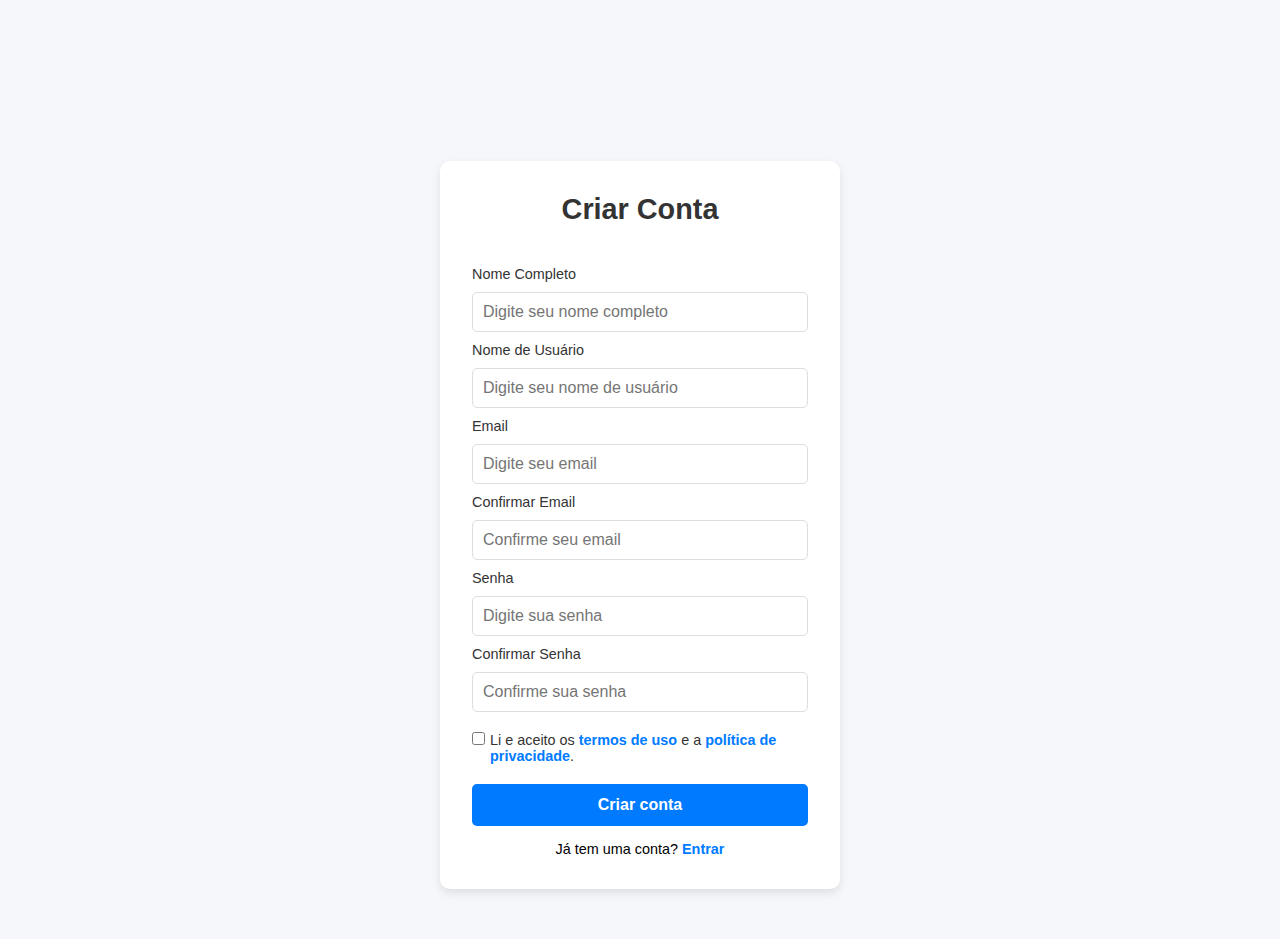
<file: Cadastro/index.html>
<!DOCTYPE html>
<html lang="pt-BR">
<head>
    <meta charset="UTF-8">
    <meta name="viewport" content="width=device-width, initial-scale=1.0">
    <title>Cadastro de Usuário</title>
    <link rel="stylesheet" href="style.css">
</head>
<body>
    <div class="container">
        <div class="card">
            <h1>Criar Conta</h1>
            <form>
                <label for="nome">Nome Completo</label>
                <input type="text" id="nome" placeholder="Digite seu nome completo" required>
                
                <label for="usuario">Nome de Usuário</label>
                <input type="text" id="usuario" placeholder="Digite seu nome de usuário" required>
                
                <label for="email">Email</label>
                <input type="email" id="email" placeholder="Digite seu email" required>
                
                <label for="confirmar-email">Confirmar Email</label>
                <input type="email" id="confirmar-email" placeholder="Confirme seu email" required>
                
                <label for="senha">Senha</label>
                <input type="password" id="senha" placeholder="Digite sua senha" required>
                
                <label for="confirmar-senha">Confirmar Senha</label>
                <input type="password" id="confirmar-senha" placeholder="Confirme sua senha" required>

                <div class="termos">
                    <input type="checkbox" id="aceitar-termos" required>
                    <label for="aceitar-termos">
                        Li e aceito os <a href="#">termos de uso</a> e a <a href="#">política de privacidade</a>.
                    </label>
                </div>

                <button type="submit">Criar conta</button>
            </form>
            <p class="login">Já tem uma conta? <a href="#">Entrar</a></p>
        </div>
    </div>
</body>
</html>
</file>
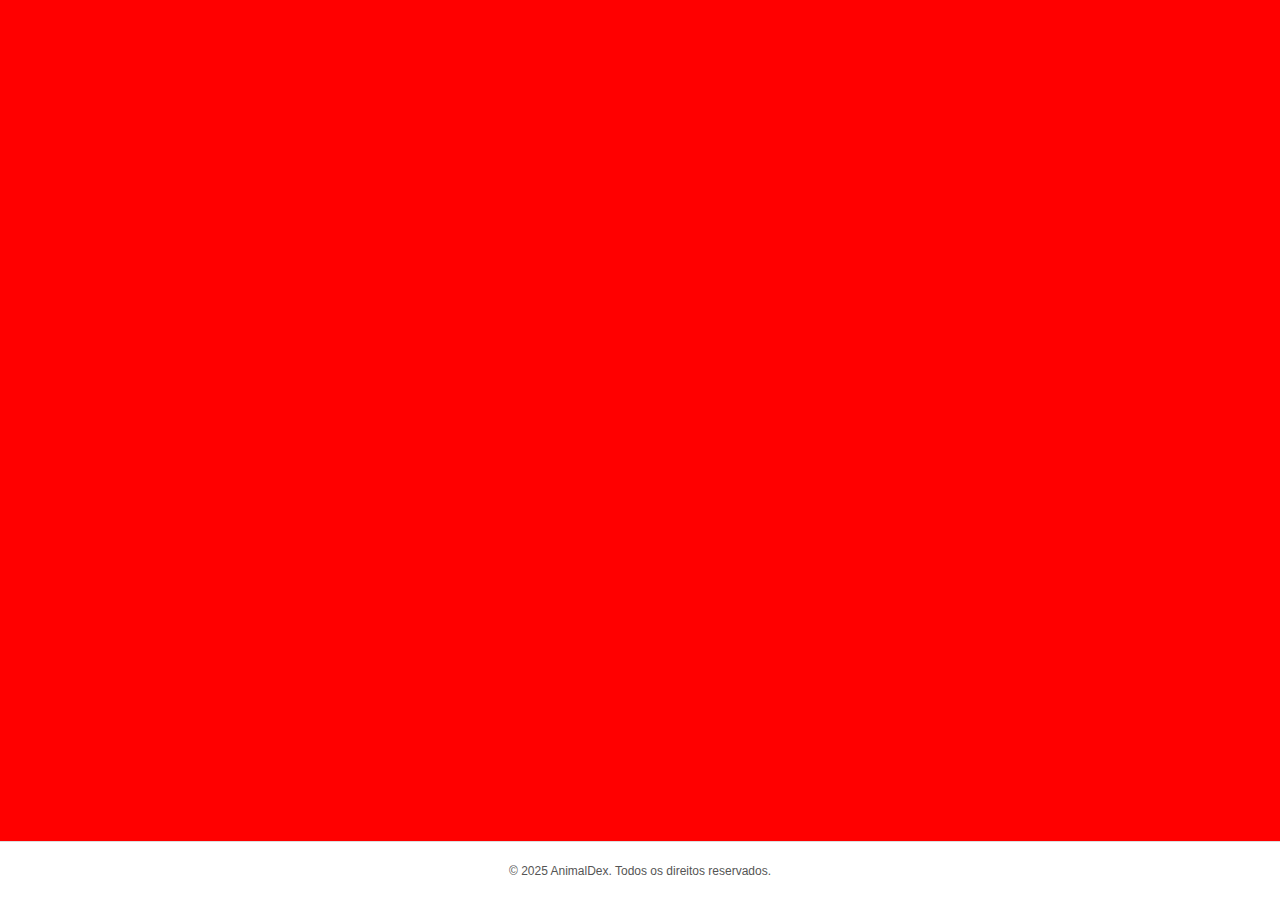
<file: Footer/index.html>
<!DOCTYPE html>
<html lang="pt">
<head>
    <meta charset="UTF-8">
    <meta name="viewport" content="width=device-width, initial-scale=1.0">
    <title>Footer</title>
    <link rel="stylesheet" href="style.css">
</head>
<body>
    <div class="footer">
        <p>© 2025 AnimalDex. Todos os direitos reservados.</p>
    </div>
</body>
</html>
</file>
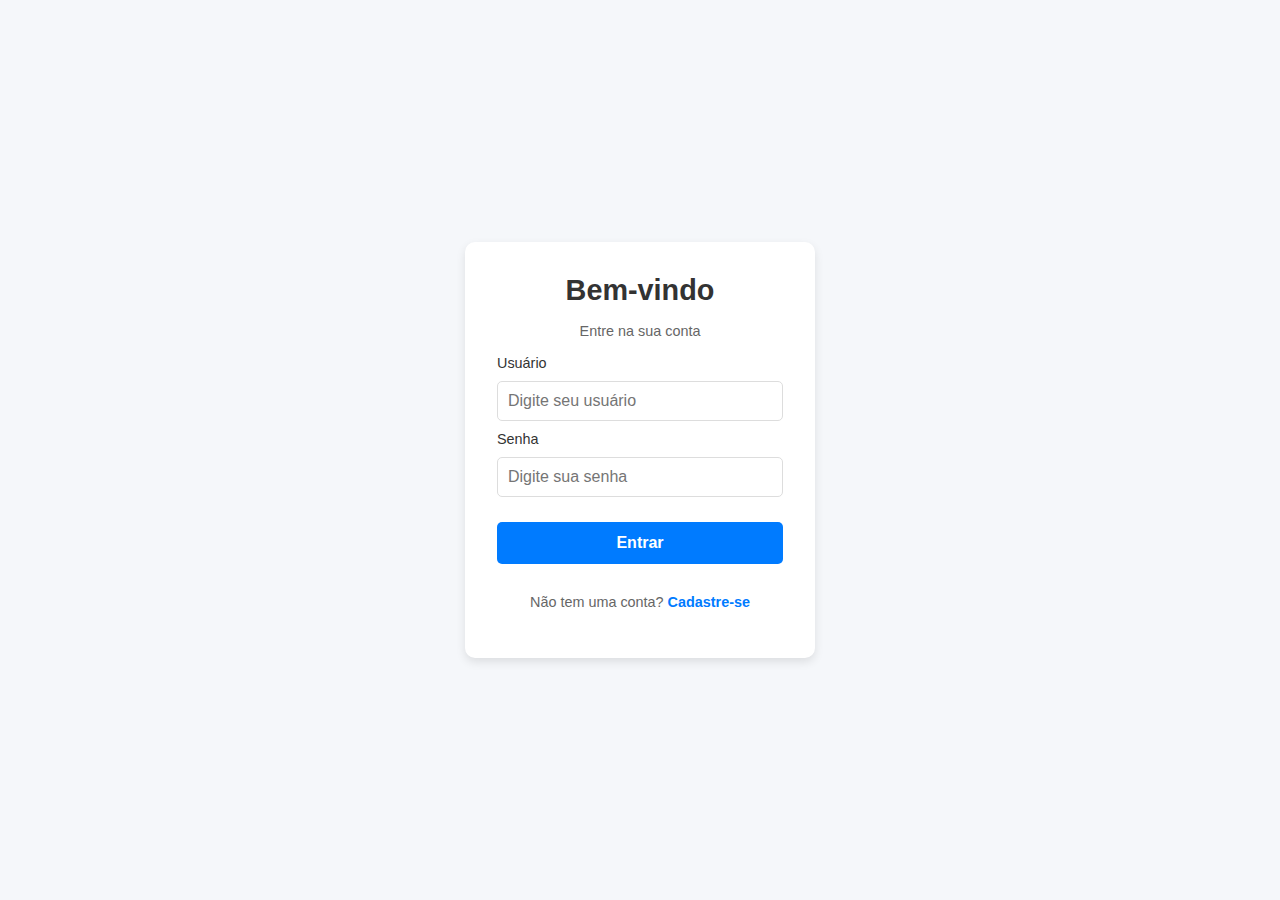
<file: Login/index.html>
<!DOCTYPE html>
<html lang="pt-BR">
<head>
    <meta charset="UTF-8">
    <meta name="viewport" content="width=device-width, initial-scale=1.0">
    <title>Login</title>
    <link rel="stylesheet" href="style.css">
</head>
<body>
    <div class="container">
        <div class="card">
            <h1>Bem-vindo</h1>
            <p>Entre na sua conta</p>
            <form>
                <label for="usuario">Usuário</label>
                <input type="text" id="usuario" placeholder="Digite seu usuário" required>
                
                <label for="senha">Senha</label>
                <input type="password" id="senha" placeholder="Digite sua senha" required>
                
                <button type="submit">Entrar</button>
            </form>
            <p class="cadastro">Não tem uma conta? <a href="#">Cadastre-se</a></p>
        </div>
    </div>
</body>
</html>
</file>
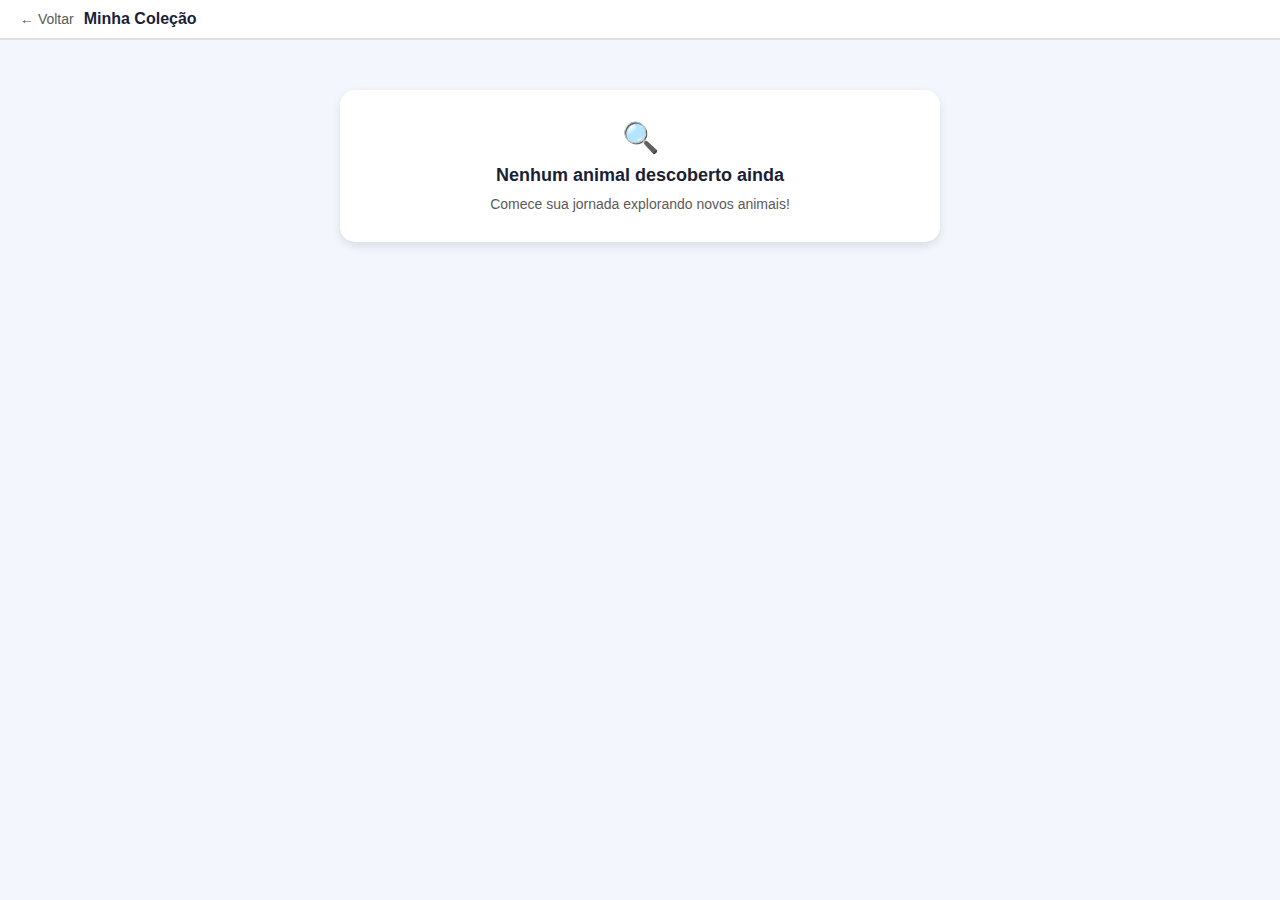
<file: Minha_coleção_sem_nada/index.html>
<!DOCTYPE html>
<html lang="pt">
<head>
    <meta charset="UTF-8">
    <meta name="viewport" content="width=device-width, initial-scale=1.0">
    <title>Minha Coleção</title>
    <link rel="stylesheet" href="style.css">
</head>
<body>
    <div class="top-bar">
        <a href="#" class="back-button">← Voltar</a>
        <h1>Minha Coleção</h1>
    </div>

    <div class="card">
        <div class="icon"> 🔍 </div>
        <h2>Nenhum animal descoberto ainda</h2>
        <p>Comece sua jornada explorando novos animais!</p>   
    </div>
</body>
</html>
</file>
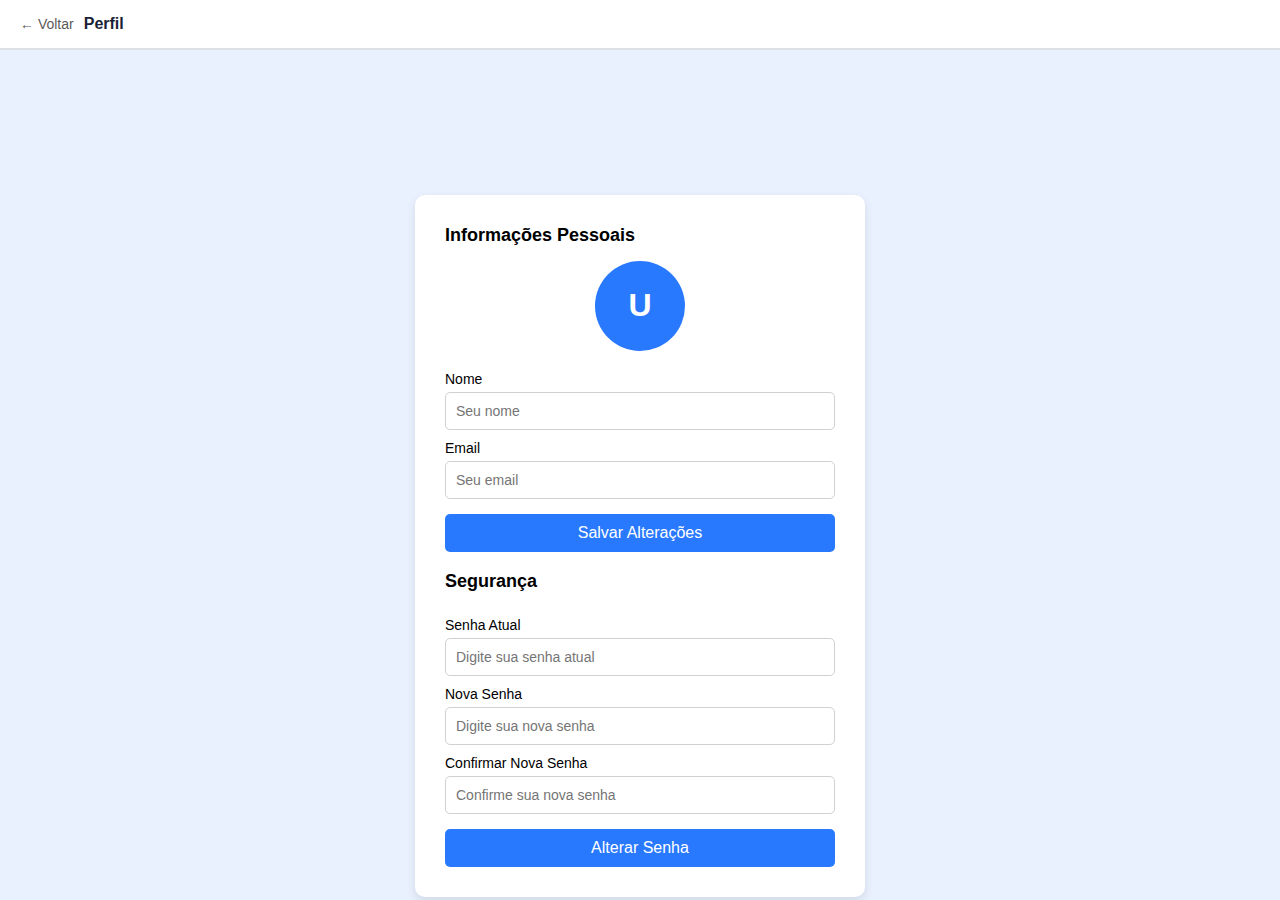
<file: Perfil/index.html>
<!DOCTYPE html>
<html lang="pt-BR">
<head>
    <meta charset="UTF-8">
    <meta name="viewport" content="width=device-width, initial-scale=1.0">
    <title>Perfil</title>
    <link rel="stylesheet" href="style.css">
</head>
<body>
    <div class="top-bar">
        <a href="#" class="back-button">← Voltar</a>
        <div class="title_reader">Perfil</div>
    </div>

    <div class="container">
        <div class="card">
            <h1>Informações Pessoais</h1>

            <div class="avatar">
                <span>U</span>
            </div>

            <form>
                <label for="nome">Nome</label>
                <input type="text" id="nome" placeholder="Seu nome" required>
                
                <label for="email">Email</label>
                <input type="email" id="email" placeholder="Seu email" required>
                
                <button type="submit" class="save-btn">Salvar Alterações</button>
            </form>



            <form>
                <h1>Segurança</h1>

                <label for="senha_atual">Senha Atual</label>
                <input type="password" id="senha_atual" placeholder="Digite sua senha atual" required>

                <label for="nova_senha">Nova Senha</label>
                <input type="password" id="nova_senha" placeholder="Digite sua nova senha" required>
                
                <label for="confirmar_senha">Confirmar Nova Senha</label>
                <input type="password" id="confirmar_senha" placeholder="Confirme sua nova senha" required>
                
                <button type="submit" class="change-btn">Alterar Senha</button>
            </form>
        </div>
    </div>
    
</body>
</html>
</file>
<file: Cadastro/style.css>
* {
    margin: 0;
    padding: 0;
    box-sizing: border-box;
    font-family: 'Poppins', sans-serif;
}

body {
    display: flex;
    justify-content: center;
    align-items: center;
    height: 100vh;
    background: #f5f7fa;
}

.container {
    display: flex;
    justify-content: center;
    align-items: center;
    width: 100%;
}

.card {
    background: white;
    padding: 2rem;
    border-radius: 10px;
    box-shadow: 0 4px 10px rgba(0, 0, 0, 0.1);
    text-align: center;
    width: 100%;
    max-width: 400px;
    margin: 200px 0px 50px 0px; /* Adiciona espaço superior */
}

h1 {
    font-size: 1.8rem;
    color: #333;
    margin-bottom: 40px;
}

form {
    display: flex;
    flex-direction: column;
    gap: 10px;
}

label {
    text-align: left;
    font-weight: 500;
    color: #333;
    font-size: 0.9rem;
}

input {
    width: 100%;
    padding: 10px;
    border: 1px solid #ddd;
    border-radius: 5px;
    font-size: 1rem;
}

.termos {
    display: flex;
    align-items: start;
    font-size: 0.9rem;
    color: #666;
    margin-top: 10px;    
}

.termos input {
    width: auto;
    margin: 0;
}

.termos label {
    margin-left: 5px;
    display: inline;
    cursor: pointer;
}

.termos a {
    color: #007bff;
    text-decoration: none;
    font-weight: bold;
}

.termos a:hover {
    text-decoration: underline;
}

button {
    background: #007bff;
    color: white;
    border: none;
    padding: 12px;
    border-radius: 5px;
    cursor: pointer;
    font-size: 1rem;
    font-weight: bold;
    transition: 0.3s;
    margin-top: 10px;
}

button:hover {
    background: #0056b3;
}

.login {
    margin-top: 15px;
    font-size: 0.9rem;
}

.login a {
    color: #007bff;
    text-decoration: none;
    font-weight: bold;
}

.login a:hover {
    text-decoration: underline;
}
</file>
<file: Footer/style.css>
body {
    margin: 0;
    padding: 0;
    display: flex;
    align-items: flex-end;
    justify-content: center;
    height: 100vh;
    background-color: red;
}

.footer {
    width: 100%;
    text-align: center;
    padding: 10px;
    background-color: white;
    border-top: 1px solid #ddd;
    font-family: Arial, sans-serif;
    font-size: 12px;
    color: #555;
}

.footer a {
    text-decoration: none;
    color: #0073e6;
}

.footer a:hover {
    text-decoration: underline;
}
</file>
<file: Login/style.css>
* {
    margin: 0;
    padding: 0;
    box-sizing: border-box;
    font-family: 'Poppins', sans-serif;
}

body {
    display: flex;
    justify-content: center;
    align-items: center;
    height: 100vh;
    background: #f5f7fa;
}

.container {
    display: flex;
    justify-content: center;
    align-items: center;
    width: 100%;
}

.card {
    background: white;
    padding: 2rem;
    border-radius: 10px;
    box-shadow: 0 4px 10px rgba(0, 0, 0, 0.1);
    text-align: center;
    width: 100%;
    max-width: 350px;
}

h1 {
    font-size: 1.8rem;
    color: #333;
}

p {
    margin-top: 1rem;
    color: #666;
    font-size: 0.9rem;
    margin-bottom: 1rem;
}

form {
    display: flex;
    flex-direction: column;
    gap: 10px;
}

label {
    text-align: left;
    font-weight: 500;
    color: #333;
    font-size: 0.9rem;
}

input {
    width: 100%;
    padding: 10px;
    border: 1px solid #ddd;
    border-radius: 5px;
    font-size: 1rem;
}

button {
    background: #007bff;
    color: white;
    border: none;
    padding: 12px;
    border-radius: 5px;
    cursor: pointer;
    font-size: 1rem;
    font-weight: bold;
    transition: 0.3s;
    margin-top: 15px;
}

button:hover {
    background: #0056b3;
}

.cadastro {
    margin-top: 30px;
    font-size: 0.9rem;
}

.cadastro a {
    color: #007bff;
    text-decoration: none;
    font-weight: bold;
}

.cadastro a:hover {
    text-decoration: underline;
}
</file>
<file: Minha_coleção_sem_nada/style.css>
* {
    margin: 0;
    padding: 0;
    box-sizing: border-box;
}

body {
    font-family: Arial, sans-serif;
    background-color: #f3f6fc;
}

.top-bar {
    display: flex;
    align-items: center;
    height: 40px;
    padding: 10px 20px;
    background-color: white;
    border-bottom: 2px solid #dde1e6;
}

.back-button {
    text-decoration: none;
    color: #5a5a5a;
    font-size: 14px;
    margin-right: 10px;
}

.back-button:hover {
    color: black;
}

h1 {
    font-size: 16px;
    font-weight: bold;
    color: #1a1f36;
    margin: 0;
}

/* Estilos para o card */
.card {
    background-color: white;
    width: 50%;
    max-width: 600px;
    margin: 50px auto;
    padding: 30px;
    border-radius: 15px;
    box-shadow: 0 4px 10px rgba(0, 0, 0, 0.1);
    text-align: center;
}

/* Estilo para o ícone de lupa */
.icon {
    font-size: 30px;
    margin-bottom: 10px;
}

h2 {
    font-size: 18px;
    font-weight: bold;
    color: #1a1f36;
    margin: 10px 0;
}

p {
    font-size: 14px;
    color: #5a5a5a;
}
</file>
<file: Perfil/style.css>
* {
    margin: 0;
    padding: 0;
    box-sizing: border-box;
}

body {
    font-family: Arial, sans-serif;
    background-color: #e9f1ff;
    display: flex;
    flex-direction: column;
    align-items: center;
    justify-content: center;
    height: 100vh;
}

/* Barra superior */
.top-bar {
    position: absolute;
    top: 0;
    width: 100%;
    display: flex;
    align-items: center;
    height: 50px;
    padding: 10px 20px;
    background-color: white;
    border-bottom: 2px solid #dde1e6;
}

.back-button {
    text-decoration: none;
    color: #5a5a5a;
    font-size: 14px;
    margin-right: 10px;
}

.back-button:hover {
    color: black;
}

.title_reader {
    font-size: 16px;
    font-weight: bold;
    color: #1a1f36;
}

/* Container principal */
.container {
    display: flex;
    justify-content: center;
    align-items: center;
    height: 100vh;
    width: 100%;
}

/* Card */
.card {
    margin-top: 15%;
    background: white;
    padding: 30px;
    border-radius: 10px;
    box-shadow: 0px 4px 10px rgba(0, 0, 0, 0.1);
    text-align: center;
    width: 450px;
}

/* Avatar */
.avatar {
    width: 90px;
    height: 90px;
    background: #2979ff;
    color: white;
    font-size: 32px;
    font-weight: bold;
    display: flex;
    align-items: center;
    justify-content: center;
    border-radius: 50%;
    margin: 10px auto;
}

.card h1 {
    font-size: 18px;
    font-weight: bold;
    text-align: left;
    color: black;
    margin-bottom: 10px;
    padding-bottom: 5px;
}

/* Formulários */
form {
    display: flex;
    flex-direction: column;
    text-align: left;
}

form h1{
    margin-top: 5%;
}

label {
    font-size: 14px;
    margin: 10px 0 5px;
}

input {
    width: 100%;
    padding: 10px;
    border: 1px solid #d1d1d1;
    border-radius: 5px;
    font-size: 14px;
}

button {
    margin-top: 15px;
    padding: 10px;
    font-size: 16px;
    border: none;
    border-radius: 5px;
    color: white;
    cursor: pointer;
}

.save-btn {
    background: #2979ff;
}

.change-btn {
    background: #2979ff;
}

.espaco_vazio{
    width: 100%;
    height: 20px;
}
</file>
